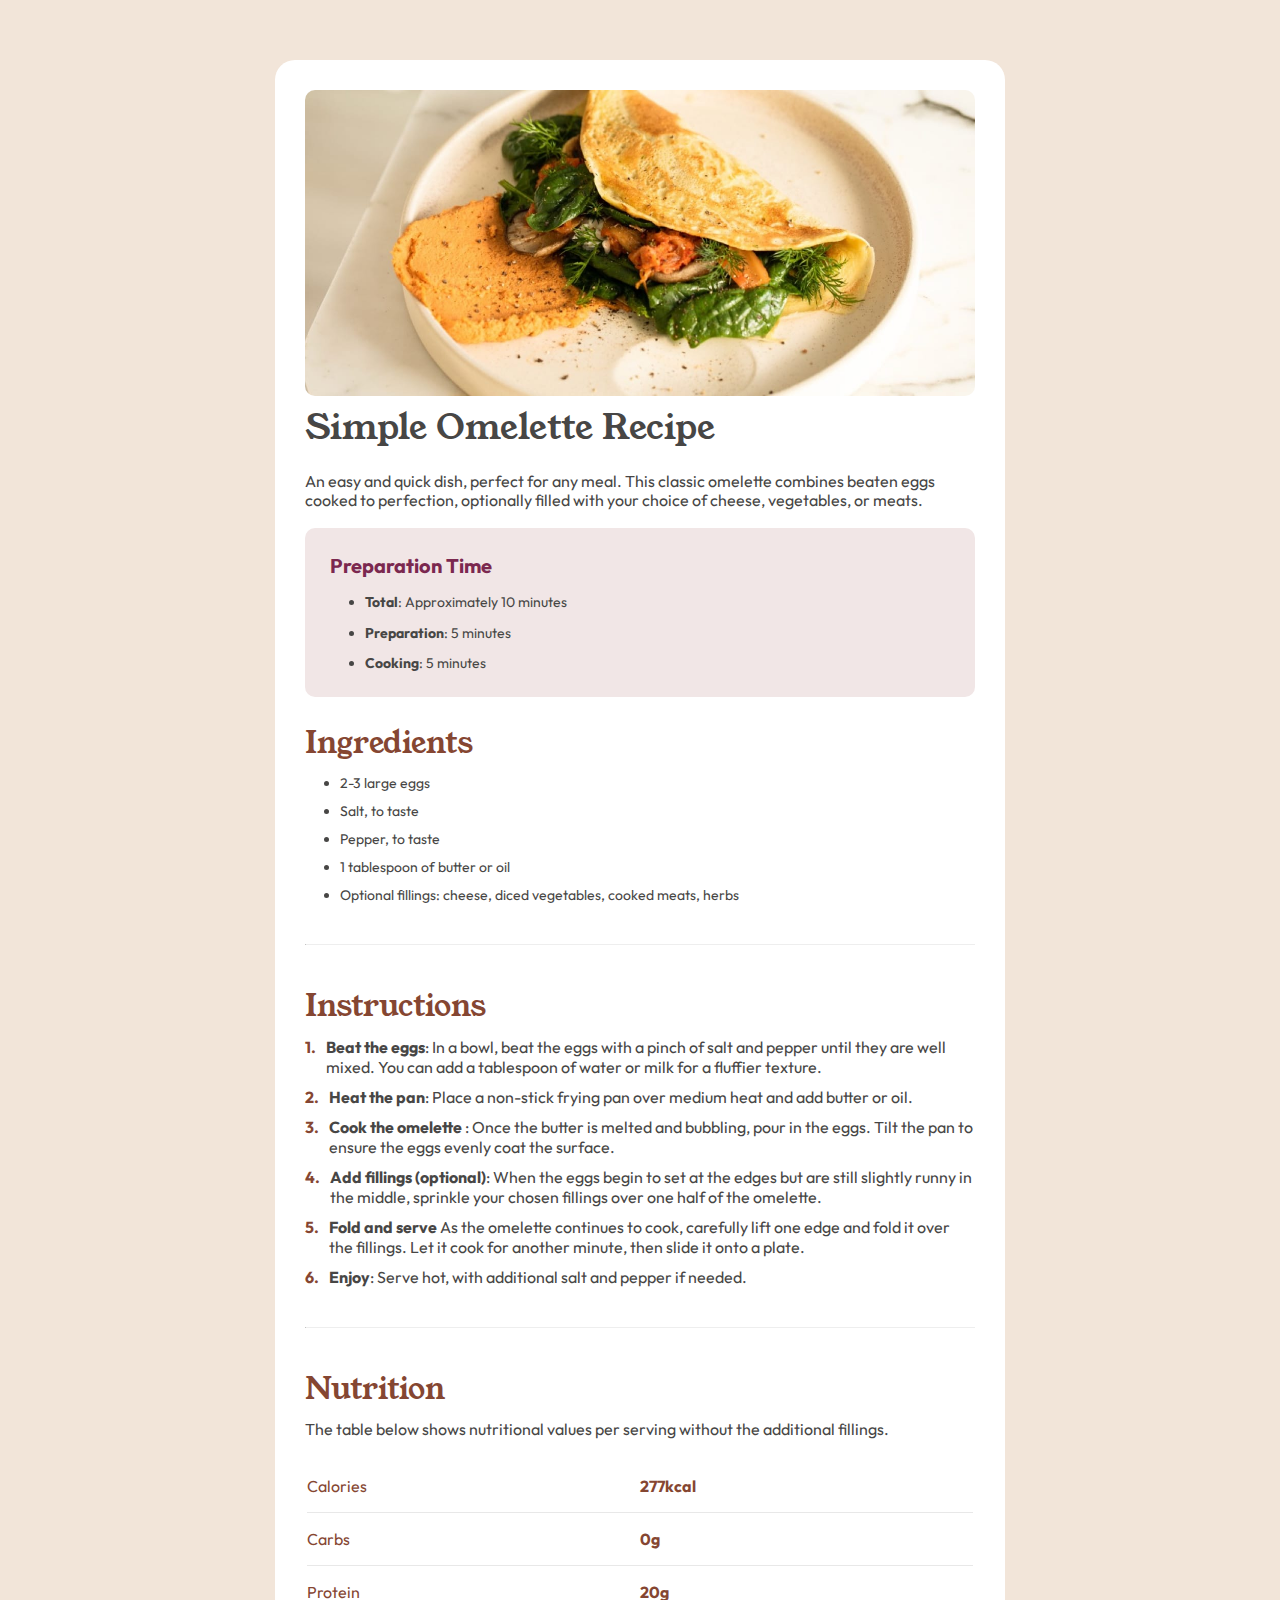
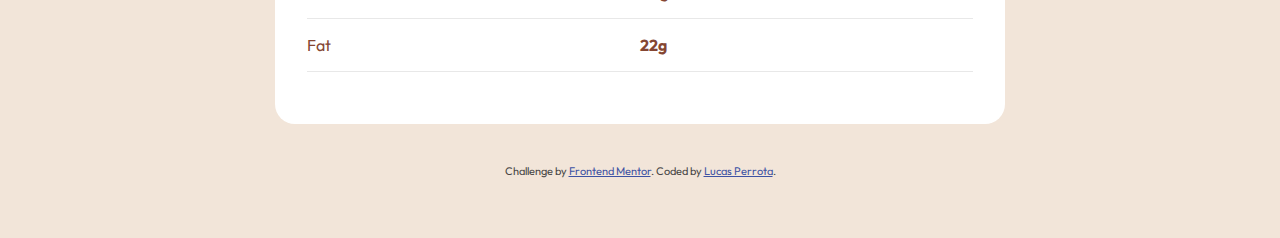
<file: 01-Recipe-Page-main/index.html>
<!DOCTYPE html>
<html lang="en">
<head>
  <meta charset="UTF-8">
  <meta name="viewport" content="width=device-width, initial-scale=1.0"> <!-- displays site properly based on user's device -->
  <link rel="stylesheet" href="style.css">
  <link rel="icon" type="image/png" sizes="32x32" href="./assets/images/favicon-32x32.png">
  
  <title>Frontend Mentor | Recipe page</title>

  <!-- Feel free to remove these styles or customise in your own stylesheet 👍 -->
  <style>
    .attribution { font-size: 11px; text-align: center; }
    .attribution a { color: hsl(228, 45%, 44%); }
  </style>
</head>
<body>
  <main class="container">
      <img src="./assets/images/image-omelette.jpeg" alt="" class="recipe__img">
      <article class="recipe">
        <header class="recipe__header">
          <h1 class="recipe__heading">Simple Omelette Recipe</h1>
          <p class="text">
            An easy and quick dish, perfect for any meal. This classic omelette combines beaten eggs cooked 
            to perfection, optionally filled with your choice of cheese, vegetables, or meats.
          </p>
        </header>
  
        <section class="preparation">
          <h2 class="preparation__heading">
            Preparation Time
          </h2>
          <ul class="preparation__list">
            <li class="preparation__item"><strong>Total</strong>: Approximately 10 minutes</li>
            <li class="preparation__item"><strong>Preparation</strong>: 5 minutes</li>
            <li class="preparation__item"><strong>Cooking</strong>: 5 minutes</li>
          </ul>
        </section>
  
        <section class="ingredients">
          <h2 class="secondary__heading">Ingredients</h2>
          <ul class="ingredients__list">
            <li class="ingredients__item">2-3 large eggs</li>
            <li class="ingredients__item">Salt, to taste</li>
            <li class="ingredients__item">Pepper, to taste</li>
            <li class="ingredients__item">1 tablespoon of butter or oil</li>
            <li class="ingredients__item">Optional fillings: cheese, diced vegetables, cooked meats, herbs</li>
          </ul>
        </section>
  
        <hr class="line">
  
        <section class="instructions">
          <h2 class="secondary__heading">Instructions</h2>
          <ul class="instructions__list">
            <li class="instructions__item">
              <span class="instructions__number">1.</span>
              <p class="instructions__text">
                <strong>Beat the eggs</strong>: In a bowl, beat the eggs with a pinch of salt and pepper until they are well mixed. You can add a tablespoon of water or milk for a fluffier texture.
              </p>
            </li>
            <li class="instructions__item">
              <span class="instructions__number">2.</span>
              <p class="instructions__text">
                <strong>Heat the pan</strong>: Place a non-stick frying pan over medium heat and add butter or oil.
              </p>
            </li>
            <li class="instructions__item">
              <span class="instructions__number">3.</span>
              <p class="instructions__text">
                <strong> Cook the omelette </strong>: Once the butter is melted and bubbling, pour in the eggs. Tilt the pan to ensure the eggs evenly coat the surface.
              </p>  
            </li> 
            <li class="instructions__item">
              <span class="instructions__number">4.</span>
              <p class="instructions__text">
                <strong> Add fillings (optional)</strong>: When the eggs begin to set at the edges but are still slightly runny in the middle, sprinkle your chosen fillings over one half of the omelette.
              </p>
            </li>
            <li class="instructions__item">
              <span class="instructions__number">5.</span>
              <p class="instructions__text">
                <strong>Fold and serve</strong> As the omelette continues to cook, carefully lift one edge and fold it over the fillings. Let it cook for another minute, then slide it onto a plate.
              </p>
            </li>
            <li class="instructions__item">
              <span class="instructions__number">6.</span>
              <p class="instructions__text">
                <strong> Enjoy</strong>: Serve hot, with additional salt and pepper if needed.
              </p>
            </li>
          </ul>
        </section>
  
        <hr class="line">
  
        <section class="nutrition">
          <h2 class="secondary__heading">Nutrition</h2>
          <p class="text">
            The table below shows nutritional values per serving without the additional fillings.
          </p>
          <table class="nutrition__table">
            <tr class="nutrition__row">
              <td class="nutrition__data">Calories</td>
              <td class="nutrition__data"><strong>277kcal</strong></td>
            </tr>
  
            <tr class="nutrition__row">
              <td class="nutrition__data">Carbs</td>
              <td class="nutrition__data"><strong>0g</strong></td>
            </tr>
  
            <tr class="nutrition__row">
              <td class="nutrition__data">Protein</td>
              <td class="nutrition__data"><strong>20g</strong></td>
            </tr>
  
            <tr class="nutrition__row">
              <td class="nutrition__data">Fat</td>
              <td class="nutrition__data"><strong>22g</strong></td>
            </tr>
          </table>
        </section>
      </article>
  </main>
  <div class="attribution">
    Challenge by <a href="https://www.frontendmentor.io?ref=challenge" target="_blank">Frontend Mentor</a>. 
    Coded by <a href="#">Lucas Perrota</a>.
  </div>
</body>
</html>
</file>
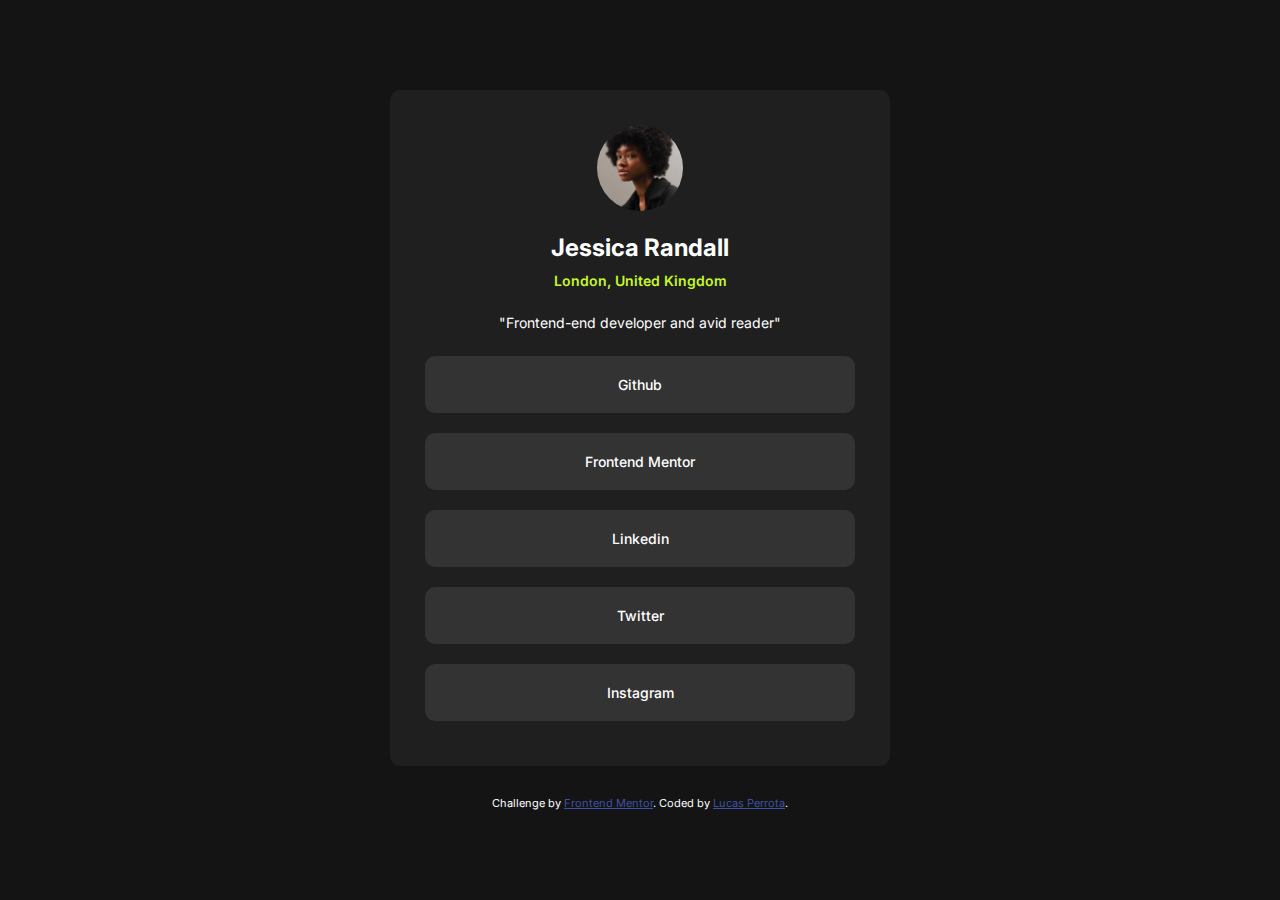
<file: 02-Social-Links-Profile-main/index.html>
<!DOCTYPE html>
<html lang="en">
<head>
  <meta charset="UTF-8">
  <meta name="viewport" content="width=device-width, initial-scale=1.0"> <!-- displays site properly based on user's device -->

  <link rel="icon" type="image/png" sizes="32x32" href="./assets/images/favicon-32x32.png">
  <link rel="stylesheet" href="style.css">
  <title>Frontend Mentor | Social links profile</title>

  <!-- Feel free to remove these styles or customise in your own stylesheet 👍 -->
  <style>
    .attribution { font-size: 11px; text-align: center; }
    .attribution a { color: hsl(228, 45%, 44%); }
  </style>
</head>
<body>
  <main class="container">
    <article class="social">
      <img src="./assets/images/avatar-jessica.jpeg" alt="" class="social__img">
      <h1 class="social__name">Jessica Randall</h1>
      <p class="social__location">London, United Kingdom</p>
      <p class="social__job">"Frontend-end developer and avid reader"</p>
      <ul class="social__list">
        <li class="social__item">
          <a href="#" class="social__link">
            Github
          </a>
        </li>
        <li class="social__item">
          <a href="#" class="social__link">
            Frontend Mentor
          </a>
        </li>
        <li class="social__item">
          <a href="#" class="social__link">
            Linkedin
          </a>
        </li>
        <li class="social__item">
          <a href="#" class="social__link">
            Twitter
          </a>
        </li>
        <li class="social__item">
          <a href="#" class="social__link">
            Instagram
          </a>
        </li>
      </ul>
    </article>
  </main>
  
  <div class="attribution">
    Challenge by <a href="https://www.frontendmentor.io?ref=challenge" target="_blank">Frontend Mentor</a>. 
    Coded by <a href="#">Lucas Perrota</a>.
  </div>
</body>
</html>
</file>
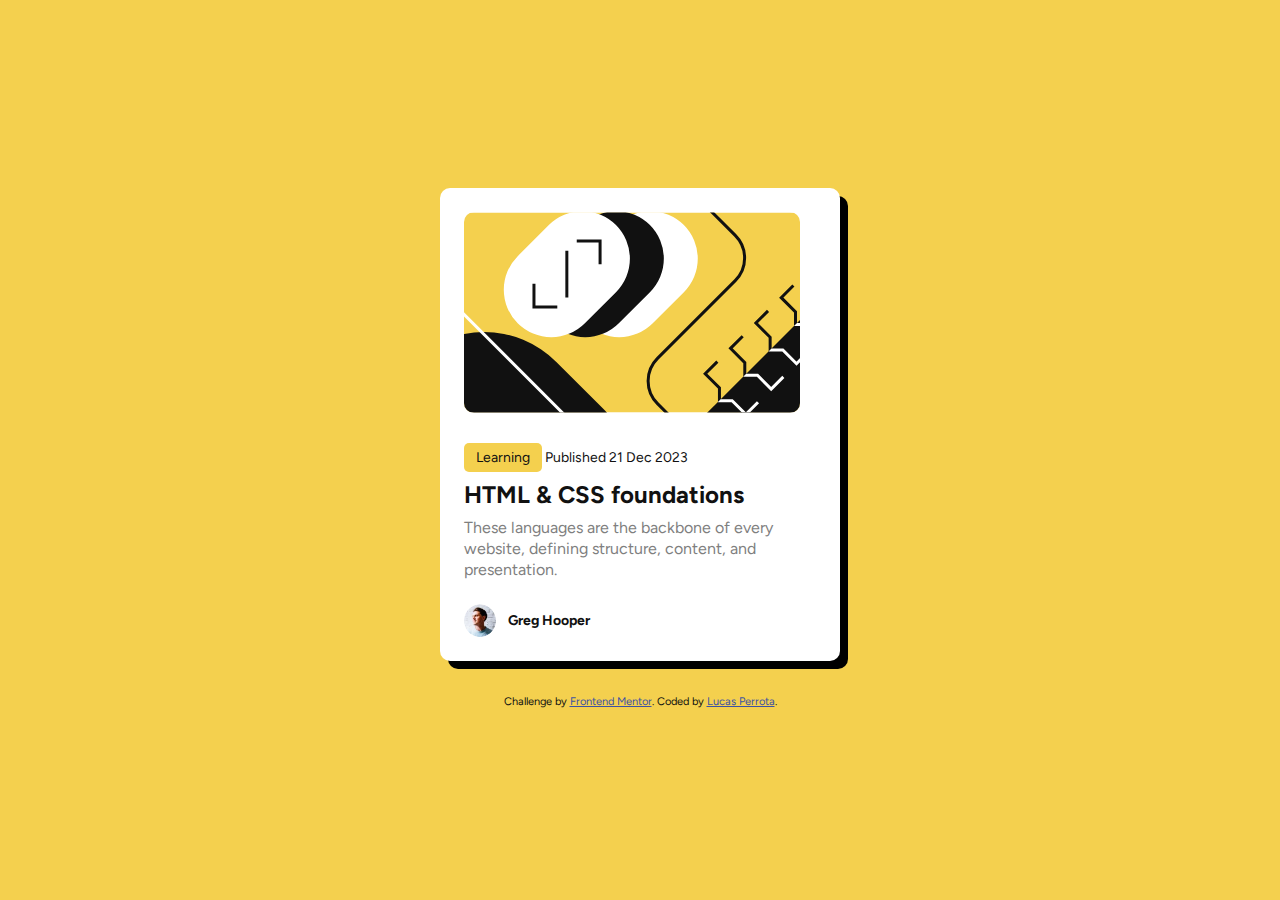
<file: 03-Blog-Preview-Card-main/index.html>
<!DOCTYPE html>
<html lang="en">
  <head>
    <meta charset="UTF-8" />
    <meta name="viewport" content="width=device-width, initial-scale=1.0" />
    <!-- displays site properly based on user's device -->

    <link rel="icon" type="image/png" sizes="32x32" href="./assets/images/favicon-32x32.png" />
    <link rel="stylesheet" href="style.css" />
    <title>Frontend Mentor | Blog preview card</title>

    <!-- Feel free to remove these styles or customise in your own stylesheet 👍 -->
    <style>
      .attribution {
        font-size: 11px;
        text-align: center;
      }
      .attribution a {
        color: hsl(228, 45%, 44%);
      }
    </style>
  </head>
  <body>
    <div class="container">
      <article class="card">
        <header class="card__header">
          <img src="./assets/images/illustration-article.svg" alt="" class="card__img" />
          <span class="card__tag">Learning</span>
          <time class="card__date" datetime="2023-12-21">Published 21 Dec 2023</time>
        </header>
        <section class="card__content">
          <h1 class="card__title">HTML & CSS foundations</h1>
          <p class="card__text">
            These languages are the backbone of every website, defining structure, content, and presentation.
          </p>
        </section>
        <footer class="card__footer">
          <div class="card__author">
            <img
              src="./assets/images/image-avatar.webp"
              alt="Picture of Greg Hopper author of the article HTML & CSS foundations"
              class="card__author-img"
            />
            <p class="card__author-name">Greg Hooper</p>
          </div>
        </footer>
      </article>
    </div>
    <div class="attribution">
      Challenge by <a href="https://www.frontendmentor.io?ref=challenge" target="_blank">Frontend Mentor</a>. Coded by
      <a href="#">Lucas Perrota</a>.
    </div>
  </body>
</html>
</file>
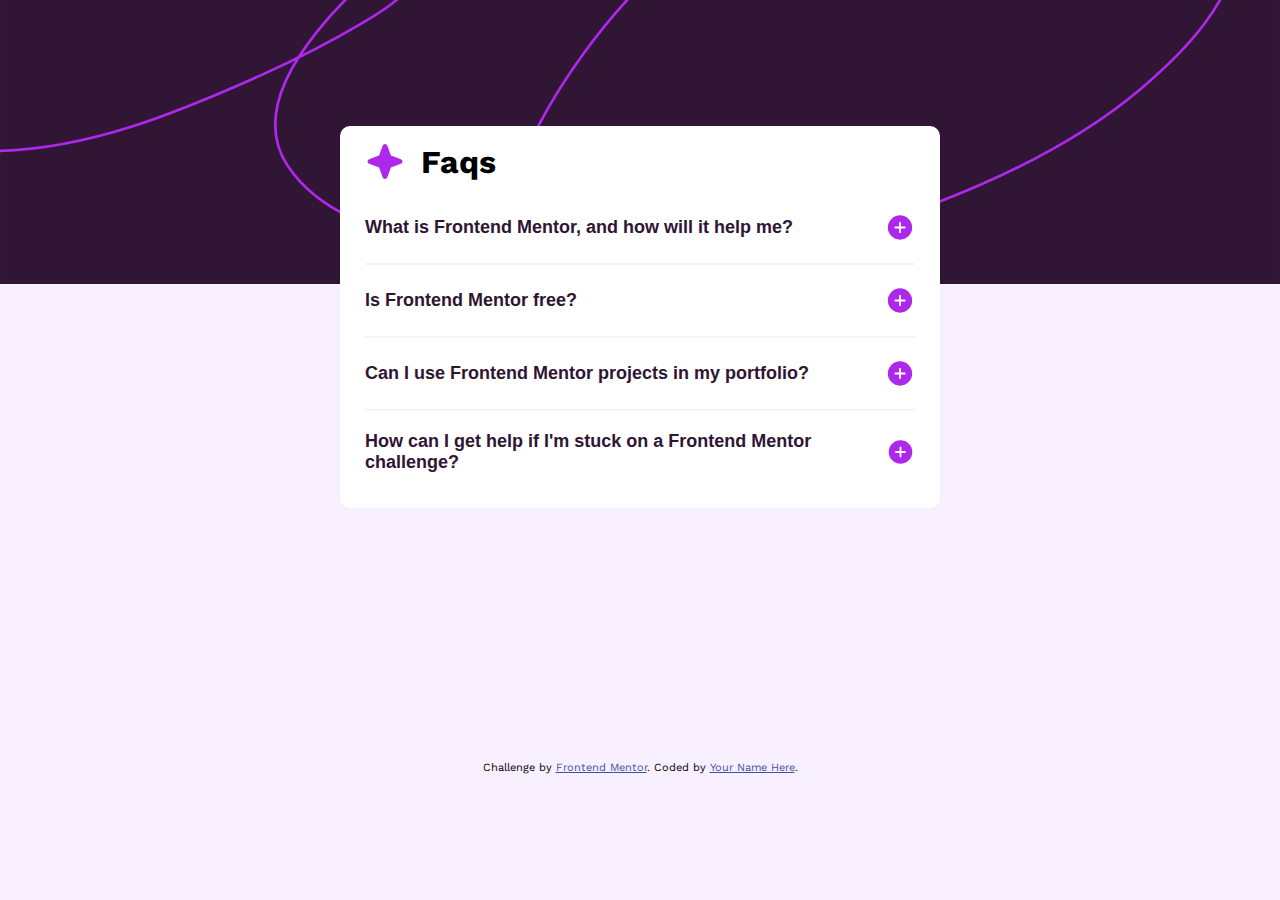
<file: 04-faq-accordion-main/index.html>
<!DOCTYPE html>
<html lang="en">
  <head>
    <meta charset="UTF-8" />
    <meta name="viewport" content="width=device-width, initial-scale=1.0" />
    <!-- displays site properly based on user's device -->

    <link rel="icon" type="image/png" sizes="32x32" href="./assets/images/favicon-32x32.png" />

    <title>Frontend Mentor | FAQ accordion</title>
    <link rel="stylesheet" href="style.css" />
    <!-- Feel free to remove these styles or customise in your own stylesheet 👍 -->
    <style>
      .attribution {
        font-size: 11px;
        text-align: center;
      }
      .attribution a {
        color: hsl(228, 45%, 44%);
      }
    </style>
  </head>
  <body>
    <main>
      <article class="container">
        <div class="accordion__header">
          <img src="./assets/images/icon-star.svg" alt="" class="accordion__icon" />
          <h1 class="accordion__title">Faqs</h1>
        </div>
        <div class="accordions">
          <div class="accordion">
            <button id="accordion-btn" class="accordion__btn">
              What is Frontend Mentor, and how will it help me?
              <div class="icons">
                <img src="./assets/images/icon-plus.svg" alt="" class="btn__icon plus__icon" />
                <img src="./assets/images/icon-minus.svg" alt="" class="btn__icon minus__icon" />
              </div>
            </button>
            <div class="accordion__description">
              <p>
                Frontend Mentor offers realistic coding challenges to help developers improve their frontend coding skills
                with projects in HTML, CSS, and JavaScript. It's suitable for all levels and ideal for portfolio building.
              </p>
            </div>
          </div>

          <div class="accordion">
            <button id="accordion-btn"  class="accordion__btn">
              Is Frontend Mentor free?
              <div class="icons">
                <img src="./assets/images/icon-plus.svg" alt="" class="plus__icon" />
                <img src="./assets/images/icon-minus.svg" alt="" class="minus__icon" />
              </div>
            </button>
            <div class="accordion__description">
              <p>
                Yes, Frontend Mentor offers both free and premium coding challenges, with the free option providing access to a range of projects suitable for all skill levels.
              </p>
            </div>
          </div>

          <div class="accordion">
            <button id="accordion-btn" class="accordion__btn">
              Can I use Frontend Mentor projects in my portfolio?
              <div class="icons">
                <img src="./assets/images/icon-plus.svg" alt="" class="plus__icon" />
                <img src="./assets/images/icon-minus.svg" alt="" class="minus__icon" />
              </div>
            </button>
            <div class="accordion__description">
              <p>
                Yes, you can use projects completed on Frontend Mentor in your portfolio. It's an excellent way to showcase your skills to potential employers!
              </p>
            </div>
          </div>

          <div class="accordion">
            <button id="accordion-btn" class="accordion__btn">
              How can I get help if I'm stuck on a Frontend Mentor challenge?
              <div class="icons">
                <img src="./assets/images/icon-plus.svg" alt="" class="plus__icon" />
                <img src="./assets/images/icon-minus.svg" alt="" class="minus__icon" />
              </div>
            </button>
            <div class="accordion__description">
              <p>
                The best place to get help is inside Frontend Mentor's Discord community. There's a help channel where you can ask questions and seek support from other community members.
              </p>
            </div>
          </div>
        </div>
      </article>
    </main>
    <div class="attribution">
      Challenge by <a href="https://www.frontendmentor.io?ref=challenge" target="_blank">Frontend Mentor</a>. Coded by
      <a href="#">Your Name Here</a>.
    </div>
    <script defer src="script.js"></script>
  </body>
</html>
</file>
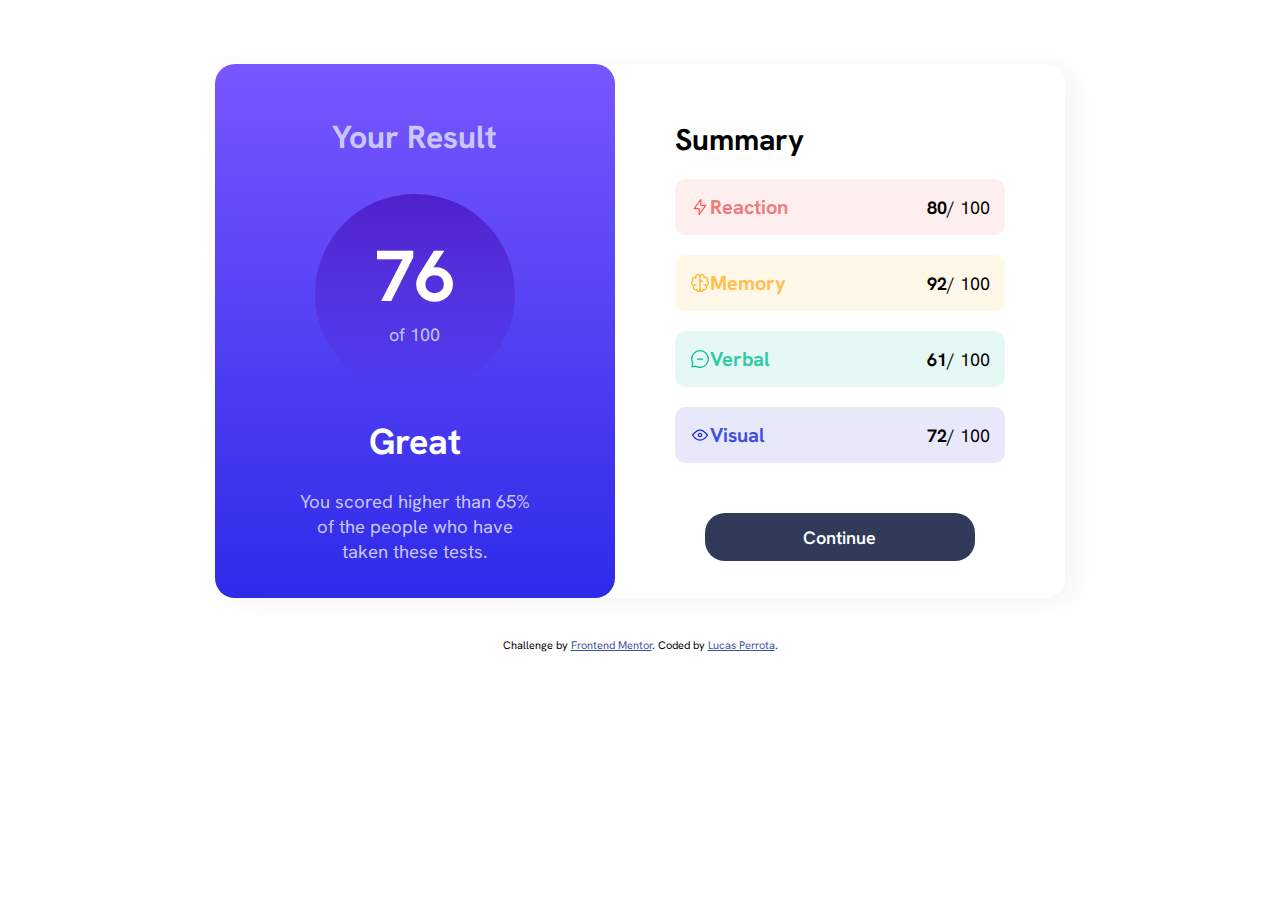
<file: 06-results-summary-component-main/index.html>
<!DOCTYPE html>
<html lang="en">
  <head>
    <meta charset="UTF-8" />
    <meta name="viewport" content="width=device-width, initial-scale=1.0" />
    <link rel="icon" type="image/png" sizes="32x32" href="./assets/images/favicon-32x32.png" />
    <link rel="stylesheet" href="style.css" />
    <title>Frontend Mentor | Results summary component</title>

    <style>
      .attribution {
        font-size: 11px;
        text-align: center;
      }
      .attribution a {
        color: hsl(228, 45%, 44%);
      }
    </style>
  </head>
  <body>
    <main class="container">
      <article class="summary__container">
        <section class="result">
          <h2 class="result__title">Your Result</h2>
          <div class="result__score">
            <p>
              <strong>76</strong> <br />
              of 100
            </p>
          </div>
          <strong class="result__message">Great</strong>
          <p class="result__text">You scored higher than 65% of the people who have taken these tests.</p>
        </section>
        <section class="summary">
          <h2 class="summary__title">Summary</h2>
          <div class="tests">
            <div class="test__results reaction">
              <div class="test__left">
                <img src="./assets/images/icon-reaction.svg" alt="" class="test__icon" />
                <h3 class="test__title test__title-reaction">Reaction</h3>
              </div>
              <div class="test__right">
                <p class="test__core"><strong>80</strong>/ 100</p>
              </div>
            </div>
  
            <div class="test__results memory">
              <div class="test__left">
                <img src="./assets/images/icon-memory.svg" alt="" class="test__icon" />
                <h3 class="test__title test__title-memory">Memory</h3>
              </div>
              <div class="test__right">
                <p class="test__core"><strong>92</strong>/ 100</p>
              </div>
            </div>
  
            <div class="test__results verbal">
              <div class="test__left">
                <img src="./assets/images/icon-verbal.svg" alt="" class="test__icon" />
                <h3 class="test__title test__title-verbal">Verbal</h3>
              </div>
              <div class="test__right">
                <p class="test__core"><strong>61</strong>/ 100</p>
              </div>
            </div>
  
            <div class="test__results visual">
              <div class="test__left">
                <img src="./assets/images/icon-visual.svg" alt="" class="test__icon" />
                <h3 class="test__title test__title-visual">Visual</h3>
              </div>
              <div class="test__right">
                <p class="test__core"><strong>72</strong>/ 100</p>
              </div>
            </div>
          </div>
          <a href="#" class="btn">Continue</a>
        </section>
      </article>
    </main>
    <div class="attribution">
      Challenge by <a href="https://www.frontendmentor.io?ref=challenge" target="_blank">Frontend Mentor</a>. Coded by
      <a href="#">Lucas Perrota</a>.
    </div>
  </body>
</html>
</file>
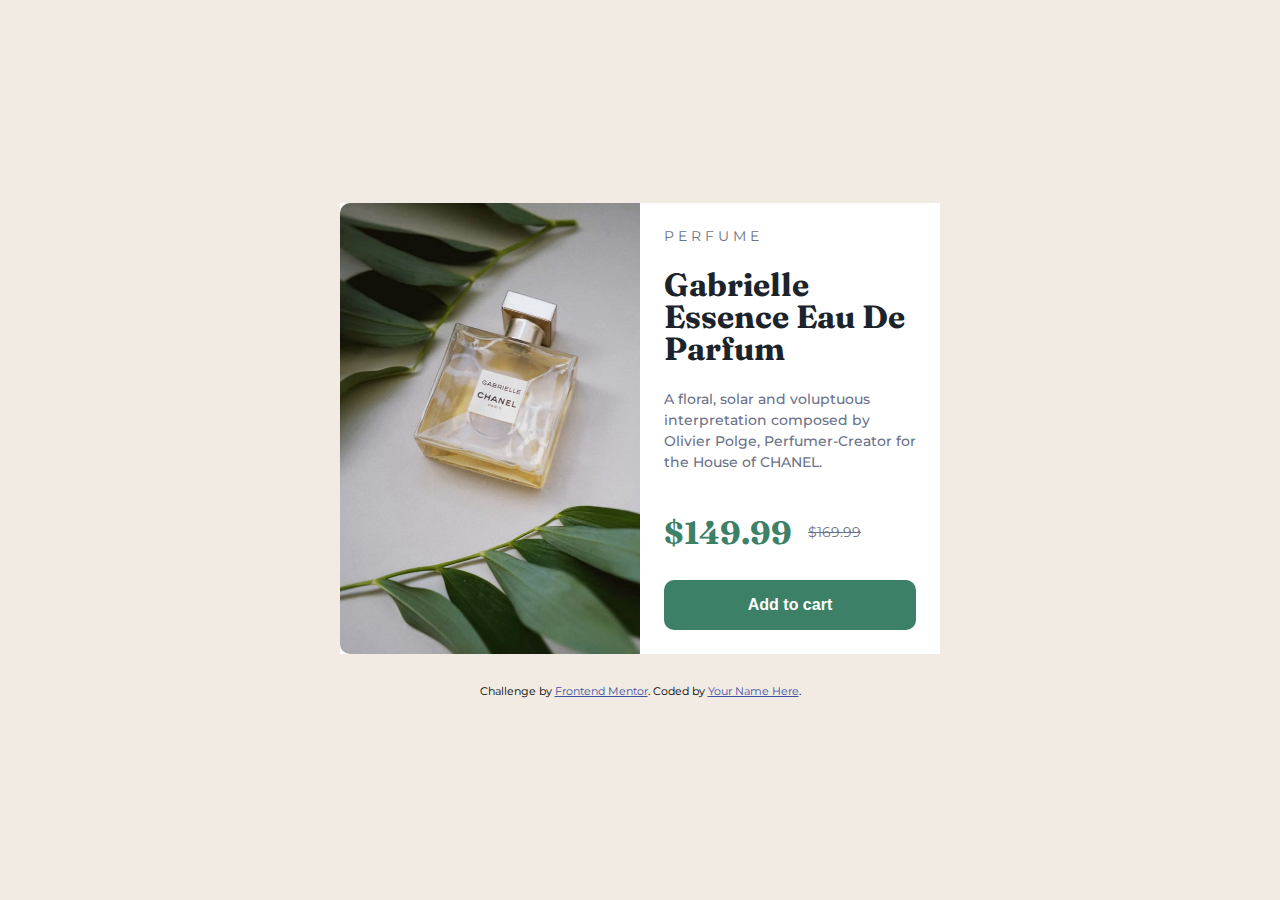
<file: 07-product-preview-card-component-main/index.html>
<!DOCTYPE html>
<html lang="en">
<head>
  <meta charset="UTF-8">
  <meta name="viewport" content="width=device-width, initial-scale=1.0"> 
  <link rel="icon" type="image/png" sizes="32x32" href="./images/favicon-32x32.png">
  <link rel="stylesheet" href="style.css">
  <title>Frontend Mentor | Product preview card component</title>
  <style>
    .attribution { font-size: 11px; text-align: center; }
    .attribution a { color: hsl(228, 45%, 44%); }
  </style>
</head>
<body>
  <main>
    <div class="container">
      <article class="card">
        <div class="card__image"></div>
        <div class="card__text-box">
          <h2 class="card__tag">Perfume</h2>
          <h1 class="card__title">
            Gabrielle Essence Eau De Parfum
          </h1>
          <p class="card__text">
            A floral, solar and voluptuous interpretation composed by Olivier Polge, Perfumer-Creator for the House of CHANEL.
          </p>
          <div class="card__price-box">
            <strong class="card__new-price">$149.99</strong> 
            <span class="card__old-price">$169.99</span>
          </div>
          <div class="card__btn-container">
            <img src="./images/icon-cart.svg" alt="" class="card__btn-icon">
            <button class="card__btn">Add to cart</button>
          </div>
        </div>
      </article>
    </div>
  </main>
  
  <div class="attribution">
    Challenge by <a href="https://www.frontendmentor.io?ref=challenge" target="_blank">Frontend Mentor</a>. 
    Coded by <a href="#">Your Name Here</a>.
  </div>
</body>
</html>
</file>
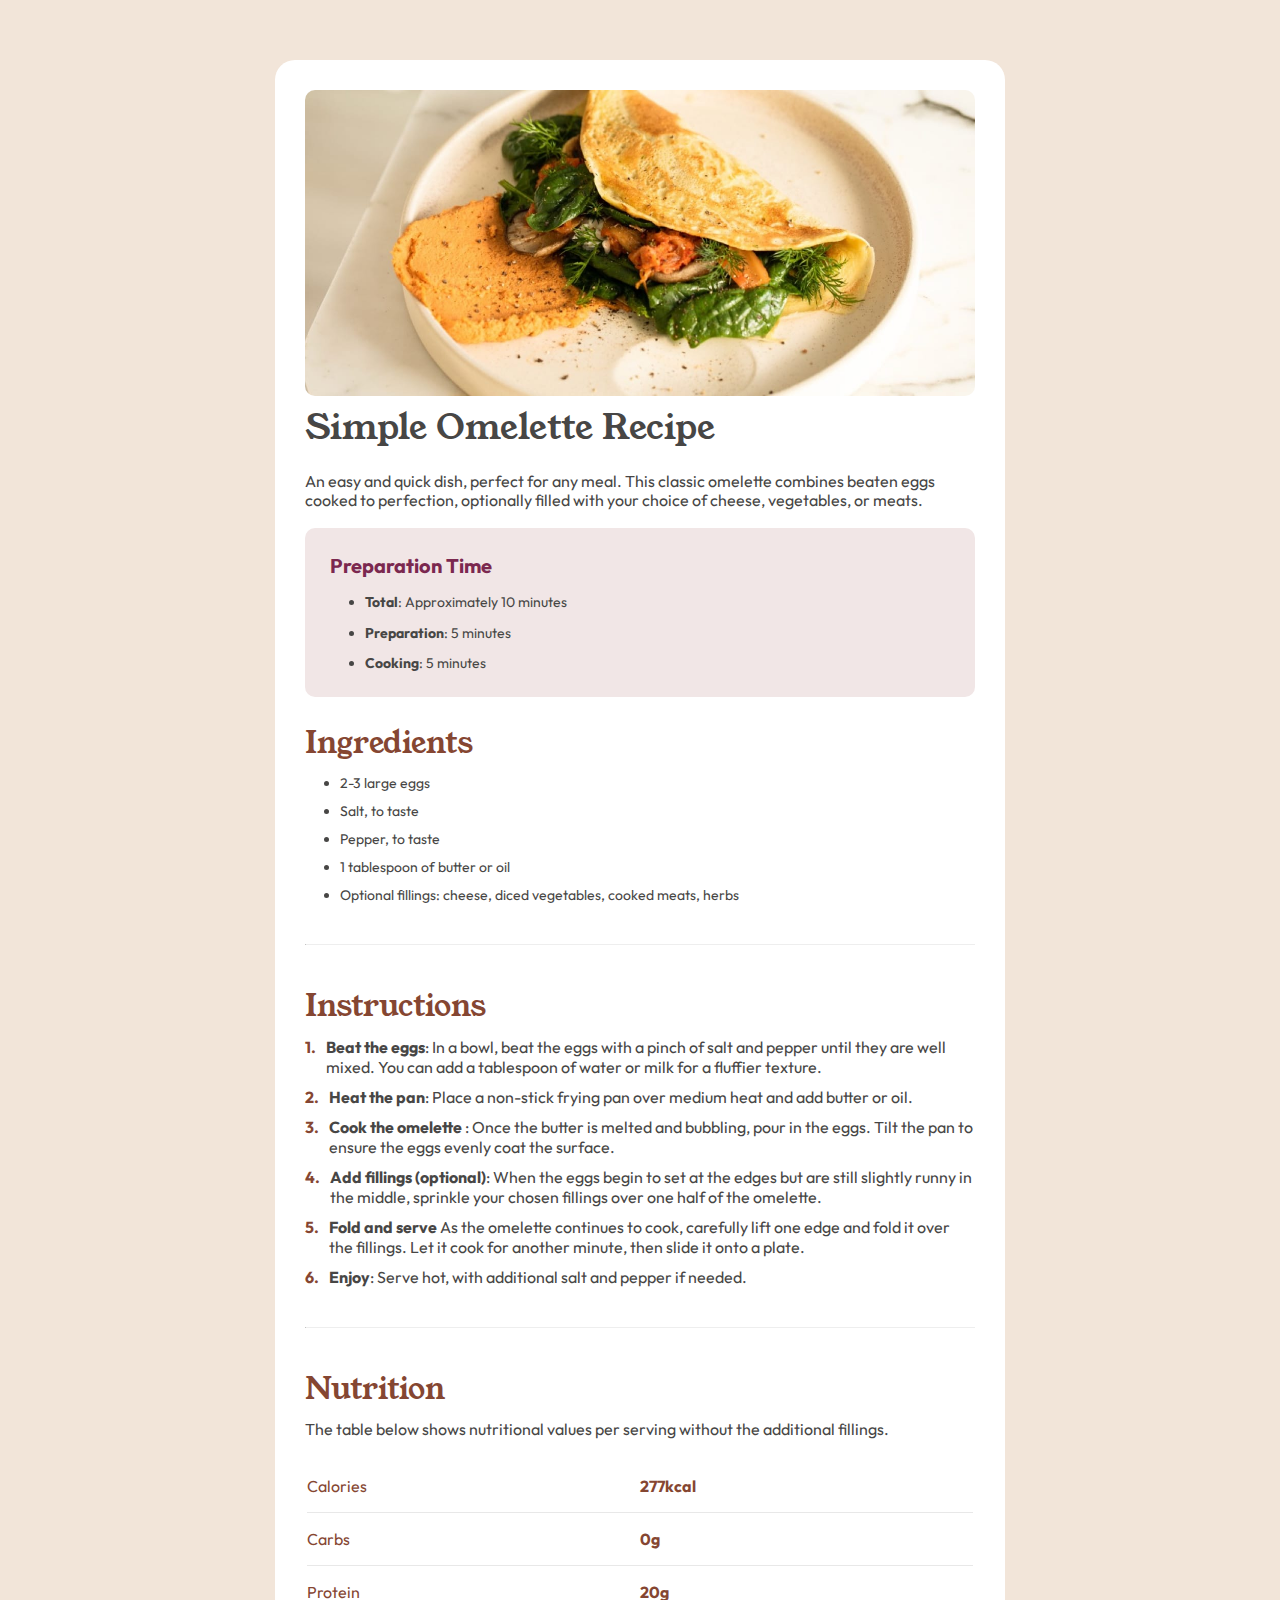
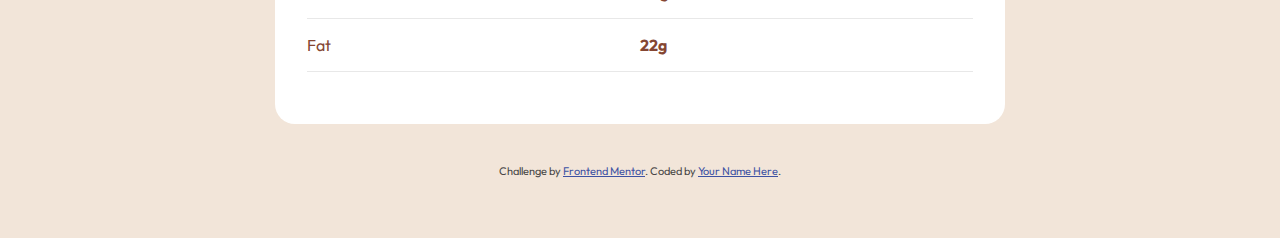
<file: Recipe-Page-main/index.html>
<!DOCTYPE html>
<html lang="en">
<head>
  <meta charset="UTF-8">
  <meta name="viewport" content="width=device-width, initial-scale=1.0"> <!-- displays site properly based on user's device -->
  <link rel="stylesheet" href="style.css">
  <link rel="icon" type="image/png" sizes="32x32" href="./assets/images/favicon-32x32.png">
  
  <title>Frontend Mentor | Recipe page</title>

  <!-- Feel free to remove these styles or customise in your own stylesheet 👍 -->
  <style>
    .attribution { font-size: 11px; text-align: center; }
    .attribution a { color: hsl(228, 45%, 44%); }
  </style>
</head>
<body>
  <main class="container">
      <img src="./assets/images/image-omelette.jpeg" alt="" class="recipe__img">
      <div class="recipe">
        <div class="recipe__header">
          <h1 class="recipe__heading">Simple Omelette Recipe</h1>
          <p class="text">
            An easy and quick dish, perfect for any meal. This classic omelette combines beaten eggs cooked 
            to perfection, optionally filled with your choice of cheese, vegetables, or meats.
          </p>
        </div>
  
        <section class="preparation">
          <h2 class="preparation__heading">
            Preparation Time
          </h2>
          <ul class="preparation__list">
            <li class="preparation__item"><strong>Total</strong>: Approximately 10 minutes</li>
            <li class="preparation__item"><strong>Preparation</strong>: 5 minutes</li>
            <li class="preparation__item"><strong>Cooking</strong>: 5 minutes</li>
          </ul>
        </section>
  
        <section class="ingredients">
          <h2 class="secondary__heading">Ingredients</h2>
          <ul class="ingredients__list">
            <li class="ingredients__item">2-3 large eggs</li>
            <li class="ingredients__item">Salt, to taste</li>
            <li class="ingredients__item">Pepper, to taste</li>
            <li class="ingredients__item">1 tablespoon of butter or oil</li>
            <li class="ingredients__item">Optional fillings: cheese, diced vegetables, cooked meats, herbs</li>
          </ul>
        </section>
  
        <hr class="line">
  
        <section class="instructions">
          <h2 class="secondary__heading">Instructions</h2>
          <ul class="instructions__list">
            <li class="instructions__item">
              <span class="instructions__number">1.</span>
              <p class="instructions__text">
                <strong>Beat the eggs</strong>: In a bowl, beat the eggs with a pinch of salt and pepper until they are well mixed. You can add a tablespoon of water or milk for a fluffier texture.
              </p>
            </li>
            <li class="instructions__item">
              <span class="instructions__number">2.</span>
              <p class="instructions__text">
                <strong>Heat the pan</strong>: Place a non-stick frying pan over medium heat and add butter or oil.
              </p>
            </li>
            <li class="instructions__item">
              <span class="instructions__number">3.</span>
              <p class="instructions__text">
                <strong> Cook the omelette </strong>: Once the butter is melted and bubbling, pour in the eggs. Tilt the pan to ensure the eggs evenly coat the surface.
              </p>  
            </li> 
            <li class="instructions__item">
              <span class="instructions__number">4.</span>
              <p class="instructions__text">
                <strong> Add fillings (optional)</strong>: When the eggs begin to set at the edges but are still slightly runny in the middle, sprinkle your chosen fillings over one half of the omelette.
              </p>
            </li>
            <li class="instructions__item">
              <span class="instructions__number">5.</span>
              <p class="instructions__text">
                <strong>Fold and serve</strong> As the omelette continues to cook, carefully lift one edge and fold it over the fillings. Let it cook for another minute, then slide it onto a plate.
              </p>
            </li>
            <li class="instructions__item">
              <span class="instructions__number">6.</span>
              <p class="instructions__text">
                <strong> Enjoy</strong>: Serve hot, with additional salt and pepper if needed.
              </p>
            </li>
          </ul>
        </section>
  
        <hr class="line">
  
        <section class="nutrition">
          <h2 class="secondary__heading">Nutrition</h2>
          <p class="text">
            The table below shows nutritional values per serving without the additional fillings.
          </p>
          <table class="nutrition__table">
            <tr class="nutrition__row">
              <td class="nutrition__data">Calories</td>
              <td class="nutrition__data"><strong>277kcal</strong></td>
            </tr>
  
            <tr class="nutrition__row">
              <td class="nutrition__data">Carbs</td>
              <td class="nutrition__data"><strong>0g</strong></td>
            </tr>
  
            <tr class="nutrition__row">
              <td class="nutrition__data">Protein</td>
              <td class="nutrition__data"><strong>20g</strong></td>
            </tr>
  
            <tr class="nutrition__row">
              <td class="nutrition__data">Fat</td>
              <td class="nutrition__data"><strong>22g</strong></td>
            </tr>
          </table>
        </section>
      </div>
  </main>
  <div class="attribution">
    Challenge by <a href="https://www.frontendmentor.io?ref=challenge" target="_blank">Frontend Mentor</a>. 
    Coded by <a href="#">Your Name Here</a>.
  </div>
</body>
</html>
</file>
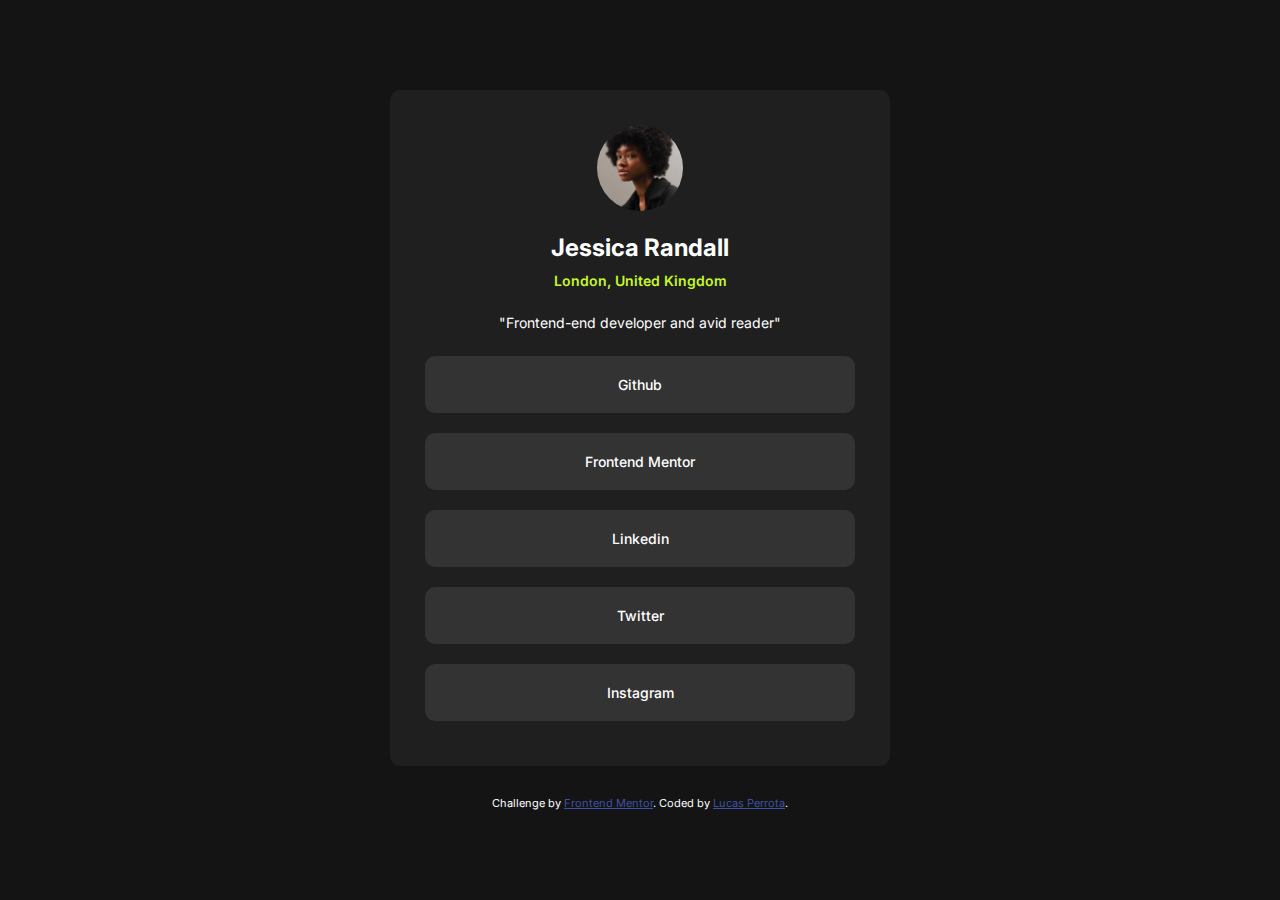
<file: Social-Links-Profile-main/index.html>
<!DOCTYPE html>
<html lang="en">
<head>
  <meta charset="UTF-8">
  <meta name="viewport" content="width=device-width, initial-scale=1.0"> <!-- displays site properly based on user's device -->

  <link rel="icon" type="image/png" sizes="32x32" href="./assets/images/favicon-32x32.png">
  <link rel="stylesheet" href="style.css">
  <title>Frontend Mentor | Social links profile</title>

  <!-- Feel free to remove these styles or customise in your own stylesheet 👍 -->
  <style>
    .attribution { font-size: 11px; text-align: center; }
    .attribution a { color: hsl(228, 45%, 44%); }
  </style>
</head>
<body>
  <main class="container">
    <div class="social">
      <img src="./assets/images/avatar-jessica.jpeg" alt="" class="social__img">
      <h1 class="social__name">Jessica Randall</h1>
      <p class="social__location">London, United Kingdom</p>
      <p class="social__job">"Frontend-end developer and avid reader"</p>
      <ul class="social__list">
        <li class="social__item">
          <a href="#" class="social__link">
            Github
          </a>
        </li>
        <li class="social__item">
          <a href="#" class="social__link">
            Frontend Mentor
          </a>
        </li>
        <li class="social__item">
          <a href="#" class="social__link">
            Linkedin
          </a>
        </li>
        <li class="social__item">
          <a href="#" class="social__link">
            Twitter
          </a>
        </li>
        <li class="social__item">
          <a href="#" class="social__link">
            Instagram
          </a>
        </li>
      </ul>
    </div>
  </main>
  
  <div class="attribution">
    Challenge by <a href="https://www.frontendmentor.io?ref=challenge" target="_blank">Frontend Mentor</a>. 
    Coded by <a href="#">Lucas Perrota</a>.
  </div>
</body>
</html>
</file>
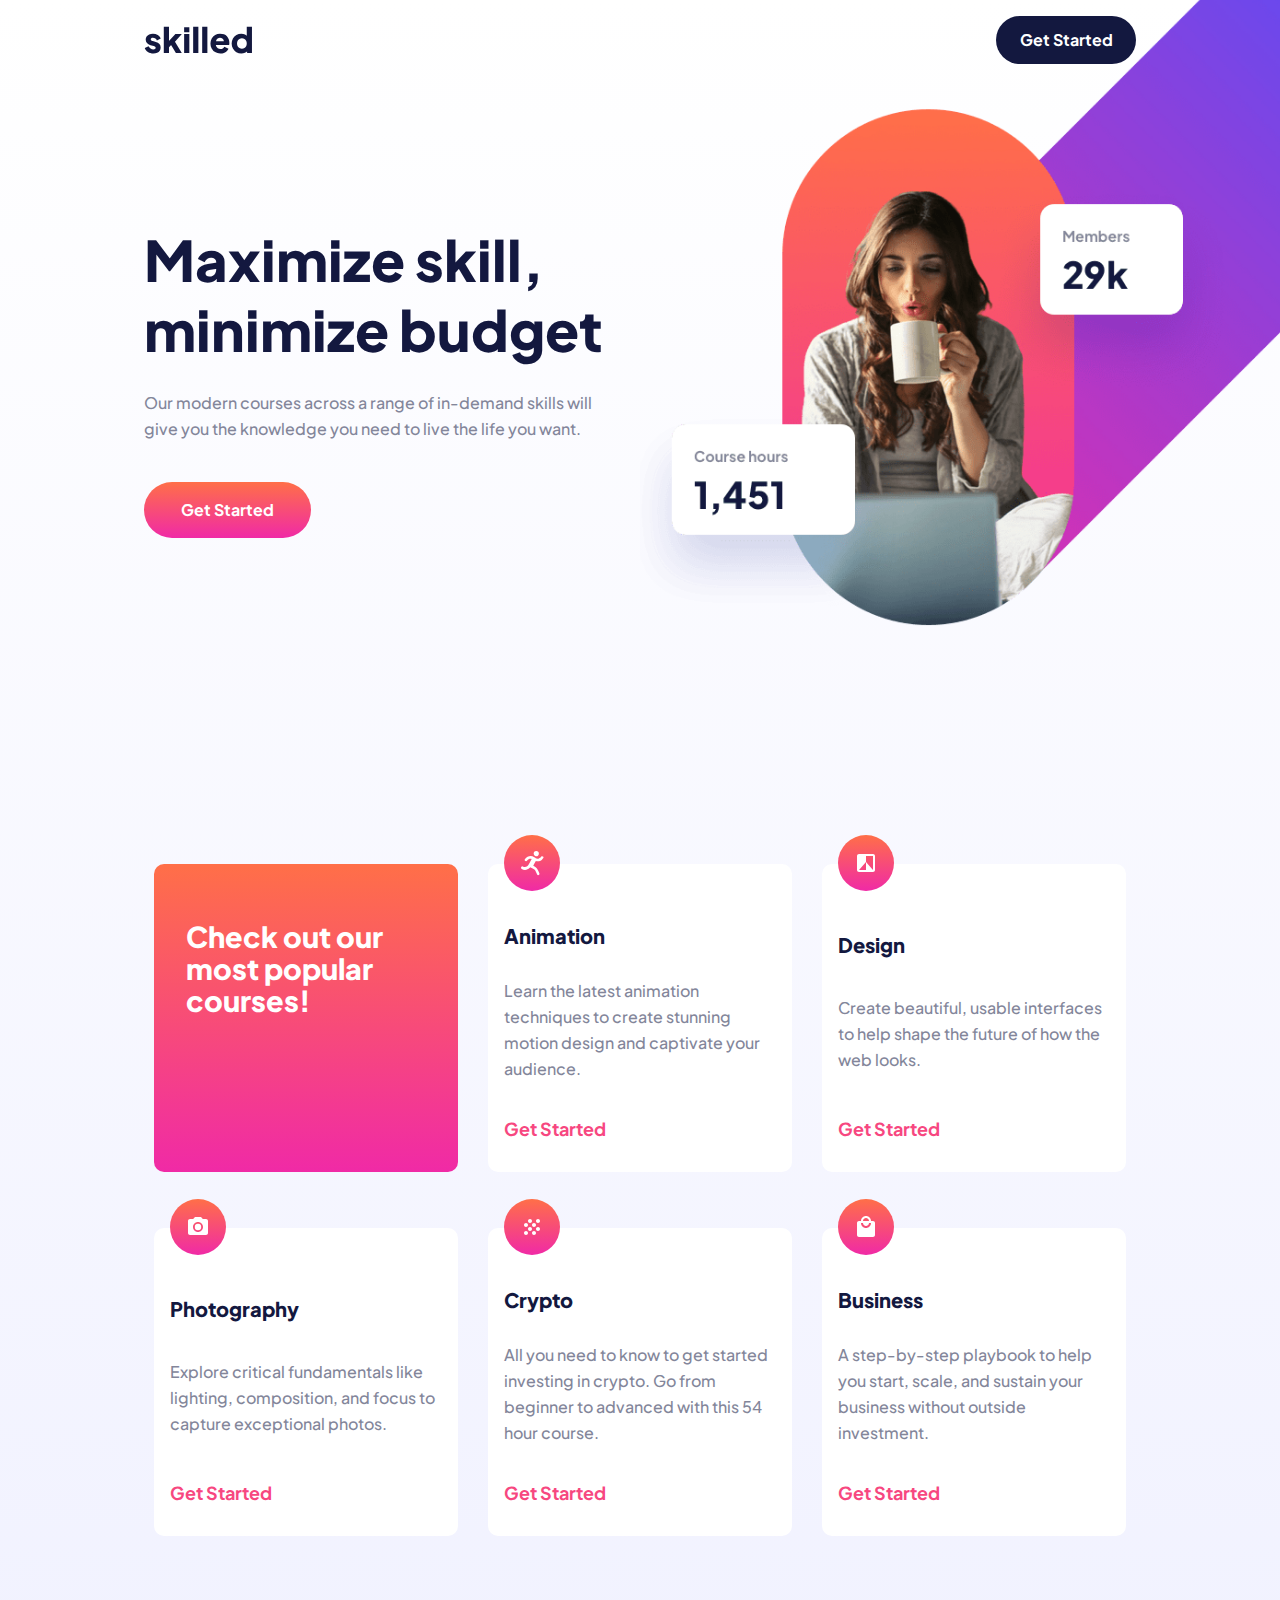
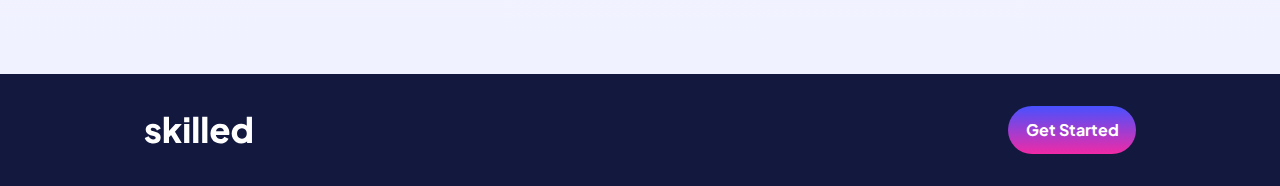
<file: 08-skilled-e-learning-landing-page-development/final/index.html>
<!DOCTYPE html>
<html lang="en">
  <head>
    <meta charset="UTF-8" />
    <meta name="viewport" content="width=device-width, initial-scale=1.0" />

    <link
      rel="icon"
      type="image/png"
      sizes="32x32"
      href="./assets/favicon-32x32.png"
    />

    <link rel="stylesheet" href="main.css" />

    <title>Skilled e-learning landing page</title>
  </head>
  <body>
    <div class="hero-image"></div>
    <div class="main-wrapper">
      <header class="header">
        <img class="logo" src="./assets/logo-dark.svg" alt="logo" />
        <a href="#" class="header-button">Get Started</a>
      </header>
      <main>
        <section class="intro">
          <div class="intro-text">
            <h1 class="intro-heading">Maximize skill, minimize budget</h1>
            <p class="intro-paragraph">
              Our modern courses across a range of in-demand skills will give
              you the knowledge you need to live the life you want.
            </p>
            <a href="#" class="intro-btn">Get Started</a>
          </div>
          <div class="intro-image"></div>
        </section>
        <div class="course-cards">
          <div class="intro-card">Check out our most popular courses!</div>
          <div class="course-card">
            <img
              class="course-card__logo"
              src="./assets/icon-animation.svg"
              alt="icon-animation"
            />
            <h2 class="course-card__heading">Animation</h2>
            <p class="course-card__description">
              Learn the latest animation techniques to create stunning motion
              design and captivate your audience.
            </p>
            <a href="#" class="course-card__link">Get Started</a>
          </div>
          <div class="course-card">
            <img
              class="course-card__logo"
              src="./assets/icon-design.svg"
              alt="icon-animation"
            />
            <h2 class="course-card__heading">Design</h2>
            <p class="course-card__description">
              Create beautiful, usable interfaces to help shape the future of
              how the web looks.
            </p>
            <a href="#" class="course-card__link">Get Started</a>
          </div>
          <div class="course-card">
            <img
              class="course-card__logo"
              src="./assets/icon-photography.svg"
              alt="icon-animation"
            />
            <h2 class="course-card__heading">Photography</h2>
            <p class="course-card__description">
              Explore critical fundamentals like lighting, composition, and
              focus to capture exceptional photos.
            </p>
            <a href="#" class="course-card__link">Get Started</a>
          </div>
          <div class="course-card">
            <img
              class="course-card__logo"
              src="./assets/icon-crypto.svg"
              alt="icon-animation"
            />
            <h2 class="course-card__heading">Crypto</h2>
            <p class="course-card__description">
              All you need to know to get started investing in crypto. Go from
              beginner to advanced with this 54 hour course.
            </p>
            <a href="#" class="course-card__link">Get Started</a>
          </div>
          <div class="course-card">
            <img
              class="course-card__logo"
              src="./assets/icon-business.svg"
              alt="icon-animation"
            />
            <h2 class="course-card__heading">Business</h2>
            <p class="course-card__description">
              A step-by-step playbook to help you start, scale, and sustain your
              business without outside investment.
            </p>
            <a href="#" class="course-card__link">Get Started</a>
          </div>
        </div>
      </main>
    </div>
    <footer class="footer">
      <div class="footer-wrapper">
        <img class="logo" src="./assets/logo-light.svg" alt="logo" />
        <a href="#" class="footer-button">Get Started</a>
      </div>
    </footer>
  </body>
</html>
</file>
<file: 01-Recipe-Page-main/style.css>
@import url('https://fonts.googleapis.com/css2?family=Outfit:wght@100..900&family=Young+Serif&display=swap');

/* ========== VARIABLES  ========== */
:root {
  --heading-font: 'Young Serif', sans-serif;
  --text-font: 'Outfit', sans-serif;
  --background-color: #F2E5D9;
  --recipe-background-color: #FFFFFF;
  --text-color: #474645;
  --prep-background-color: #F1E6E6;
  --border-color: #e8e8e8;

    /* Primary color */
    --nutmeg-color: hsl(14, 45%, 36%);
    --dark-Raspberry: hsl(332, 51%, 32%);
  
    /* Neutral color */
    --White-color: hsl(0, 0%, 100%);
    --Rose-White: hsl(330, 100%, 98%);
    --Eggshell-background-color: hsl(30, 54%, 90%);
    --Light-Grey: hsl(30, 18%, 87%);
    --Wenge-Brown: hsl(30, 10%, 34%);
    --Dark-Charcoal: hsl(24, 5%, 18%);
}

/* ========== GENERAL  ========== */
* {
  margin: 0;
  padding: 0;
  box-sizing: border-box;
}

html {
  font-size: 62.5%;
}

body {
  font-family: var(--text-font);
  padding-block: 6rem;
  padding-inline: 1rem;
  background-color: var(--background-color);
  color: var(--text-color);
}

.text {
  font-size: 1.6rem;
  line-height: 120%;
  margin-block-end: 1.8rem;
}

.line {
  margin-block: 4rem;
  border-top: var(--border-color);
}

.container {
  max-width: 73rem;
  margin: 0 auto 4rem;
  padding: 3rem;
  background-color: var(--recipe-background-color);
  border-radius: 2rem;
}

.secondary__heading {
  font-family: var(--heading-font);
  font-size: 3rem;
  font-weight: 500;
  margin-block-end: 1rem;
  color: var(--nutmeg-color);
}

/* ========== RECIPE ========== */
.recipe__img {
  width: 100%;
  border-radius: 1rem;
}

.recipe__heading {
  font-family: var(--heading-font);
  font-size: 3.5rem;
  font-weight: 500;
  margin-block: .25rem 2rem;
}

/* ========== PREPARATION ========== */
.preparation {
  margin-block-end: 2.5rem;
  padding: 2.5rem;
  background-color: var(--prep-background-color);
  border-radius: 1rem;
}

.preparation__heading {
  font-size: 2rem;
  padding-block-end: 1.5rem;
  color: var(--dark-Raspberry);
}

.preparation__list {
  margin-inline-start: 3.5rem;
}

.preparation__item {
  font-size: 1.4rem;
  margin-block-end: 1.25rem;
}

.preparation__item:last-child {
  margin-block-end: 0;
}

/* ========== INGREDIENTS ========== */
.ingredients__list {
  margin-inline-start: 3.5rem;
}

.ingredients__item {
  font-size: 1.4rem;
  margin-block-end: 1rem;
}

/* ========== INSTRUCTIONS ========== */
.instructions__list {
  list-style-type: none;
}

.instructions__item {
  display: flex;
  gap: 1rem;
  font-size: 1.6rem;
  margin-block-end: 1rem;
}

.instructions__number {
  font-weight: 700;
  color: var(--nutmeg-color);
}

/* ========== NUTRITION ========== */
.nutrition {
  margin-block-end: 2rem;
}

.nutrition__text {
  font-size: 1.6rem;
}

.nutrition__table {
  width: 100%;
}

.nutrition__row {
  display: flex;
}

.nutrition__data {
  width: 50%;
  font-size: 1.6rem;
  padding-block: 1.6rem;
  border-bottom: 1px solid var(--border-color);
  color: var(--nutmeg-color);
}

/* ========== MEDIA QUERIES ========== */
@media only screen and (max-width: 700px) {
  body {
    padding: 0;
  }

  .container {
    max-width: 40rem;
    padding: 0;
  }

  .recipe {
    padding: 3rem;
  }
  
  .recipe__img {
    border-radius: 0;
  }
}
</file>
<file: 02-Social-Links-Profile-main/style.css>
@import url('https://fonts.googleapis.com/css2?family=Inter:wght@100..900&display=swap');

:root {
  --green: hsl(75, 94%, 57%);
  --white: hsl(0, 0%, 100%);
  --grey: hsl(0, 0%, 20%);
  --dark-grey: hsl(0, 0%, 12%);
  --off-black: hsl(0, 0%, 8%);
}

* {
  margin: 0;
  padding: 0;
  box-sizing: border-box;
  list-style-type: none;
}

html {
  font-size: 62.5%;
}

body {
  font-family: 'Inter', sans-serif;
  height: 100vh;
  display: flex;
  flex-direction: column;
  align-items: center;
  justify-content: center;
  background-color: var(--off-black);
  color: var(--white);
}

.container {
  width: 50rem;
  text-align: center;
  margin: 0 auto 3rem;
  padding: 2.5rem 3.5rem 4rem;
  background-color: var(--dark-grey);
  border-radius: 1rem;
}

.social__img {  
  width: 8.6rem;
  margin-block: 1rem 2rem;
  border-radius: 50%;
}

.social__name {
  font-size: 2.4rem;
  margin-block-end: 1rem;
}

.social__location {
  font-size: 1.4rem;
  font-weight: 600;
  margin-block-end: 2.5rem;
  color: var(--green);
}

.social__job {
  font-size: 1.4rem;
  margin-block-end: 2.5rem;
}

.social__list {
  display: flex;
  flex-direction: column;
  gap: 1.5rem;
}

.social__item {
  margin-block-end: .5rem;
  padding-block: 2rem;
  background-color: var(--grey);
  border-radius: 1rem;
  transition: .4s;
}

.social__item:hover{
  background-color: var(--white);
  transform: translateY(-5px);
}

.social__item:hover .social__link {
  color: var(--dark-grey);
}

.social__link {
  font-size: 1.4rem;
  font-weight: 500;
  text-decoration: none;
  color: var(--white);
}

@media only screen and (max-width: 700px) {
  .container {
    width: 40rem;
  }
}
</file>
<file: 03-Blog-Preview-Card-main/style.css>
@import url('https://fonts.googleapis.com/css2?family=Figtree:ital,wght@0,300..900;1,300..900&display=swap');

:root {
  --yellow: #F4D04E;
  --white: #ffffff;
  --black: #111111;
  --grey: #7F7F7F;
  --shadow: .8rem .8rem 0 rgba(0,0,0,100%);
}

* {
  margin: 0;
  padding: 0;
  box-sizing: border-box;
}

html {
  font-size: 62.5%;
}

body {
  font-family: 'Figtree', sans-serif;
  height: 100vh;
  display: flex;
  flex-direction: column;
  align-items: center;
  justify-content: center;
  font-size: 14px;
  line-height: 150%;
  background-color: var(--yellow);
  color: var(--black);
}

.container {
  width: 40rem;
  margin-block-end: 3rem;
  padding: 2.4rem;
  background-color: var(--white);
  border-radius: 1rem;
  box-shadow: var(--shadow);
}

.card__img {
  margin-block-end: 2.4rem;
  border-radius: 1rem;
}

.card__tag, .card__date, .card__title {
  margin-block-end: 1.2rem;
}

.card__tag {
  display: inline-block;
  padding: .4rem 1.2rem;
  background-color: var(--yellow);
  border-radius: .5rem;
}

.card__title {
  font-size: 2.4rem;
}

.card__text {
  font-size: 1.6rem;
  margin-block-end: 2.4rem;
  color: var(--grey);
}

.card__author {
  display: flex;
  align-items: center;
  gap: 1.2rem;
}

.card__author-img {
  width: 3.2rem;
  border-radius: 50%;
}

.card__author-name {
  font-weight: 700;
}
</file>
<file: 04-faq-accordion-main/style.css>
@import url('https://fonts.googleapis.com/css2?family=Work+Sans:ital,wght@0,100..900;1,100..900&display=swap');

:root {
  --white: hsl(0, 0%, 100%);
  --light-pink: hsl(275, 100%, 97%);
  --grayish-purple: hsl(292, 16%, 49%);
  --dark-purple: hsl(292, 42%, 14%);
}

* {
  margin: 0;
  padding: 0;
  box-sizing: border-box;
  list-style-type: none;
}

html {
  font-size: 62.5%;
}

body {
  min-height: 100vh;
  display: grid;
  flex-direction: column;
  place-items: center;
  font-family: 'Work Sans', sans-serif;
  background-image: url('./assets/images/background-pattern-desktop.svg');
  background-color: var(--light-pink);
  background-size: 100%;
  background-repeat: no-repeat;
}

img,svg {
  max-width: 100%;
  display: block;
}

.container {
  width: 60rem;
  padding: 1.5rem 2.5rem;
  background-color: white;
  border-radius: 1rem;
}

.accordion__header {
  display: flex;
  align-items: center;
  gap: 1.6rem;
  margin-block-end: 1rem;
}

.accordions .accordion:not(:last-child) {
  border-bottom: 2px solid var(--light-pink);
}

.accordion {
  padding: 1rem 0;
}

.accordion__title {
  font-size: 3.2rem;
  font-weight: 700;
}

.accordion__btn {
  width: 100%;
  display: flex;
  align-items: center;
  justify-content: space-between;
  font-size: 1.8rem;
  font-weight: 600;
  text-align: left;
  padding: 1rem 0;
  background-color: transparent;
  color: var(--dark-purple);
  border: none;
  cursor: pointer;
}

.accordion__description {
  max-height: 0;
  background-color: var(--white);
  overflow: hidden;
  transition: max-height .4s ease-in-out;
}

.accordion__description p {
  font-size: 1.6rem;
  line-height: 120%;
  padding-block: 1.5rem;
  color: var(--grayish-purple);
}

.icons {
  max-width: 3rem;
}

.minus__icon {
  display: none;
}

@media only screen and (max-width: 600px) {
  body {
    background-image: url('./assets/images/background-pattern-mobile.svg');
  }
}
</file>
<file: 06-results-summary-component-main/style.css>
@import url('https://fonts.googleapis.com/css2?family=Hanken+Grotesk:ital,wght@0,100..900;1,100..900&display=swap');

/* ========== VARIABLES ========== */
:root {
  --light-red: hsla(0, 100%, 67%, 0.1);
  --orangey-yellow: hsla(39, 100%, 56%, 0.1);
  --green-teal: hsla(166, 100%, 37%, 0.1);
  --cobalt-blue: hsla(234, 85%, 45%, 0.1);
  --text-red: hsla(0, 75%, 64%, 0.8);
  --text-yellow: hsla(39, 100%, 56%, 0.8);
  --text-green: hsla(166, 100%, 37%, 0.8);
  --text-blue: hsla(234, 85%, 45%, 0.8);

  --light-late-blue: hsl(252, 100%, 67%);
  --light-royal-blue: hsl(241, 81%, 54%);
  --violet-blue: hsla(256, 72%, 46%, 1);
  --Persian-blue: hsla(241, 72%, 46%, 0);
  --white: hsl(0, 0%, 100%);
  --pale-blue: hsl(221, 100%, 96%);
  --light-lavender: hsl(241, 100%, 89%);
  --dark-gray-blue: hsl(224, 30%, 27%);
  
}

/* ========== GENERAL ========== */
* {
  margin: 0;
  padding: 0;
  box-sizing: border-box;
}

html {
  font-size: 62.5%;
}

body {
  font-family: 'Hanken Grotesk';
  font-size: 1.8rem;
  padding: 2.4rem 4rem;
}

.container {
  max-width: 85rem;
  margin: 4rem auto 4rem;
  border-radius: 2rem;
  box-shadow: 1rem .3rem 3rem rgba(0, 0, 0, .05);
}

.summary__container {
  display: grid;
  grid-template-columns: 47% 53%;
}

/* ========== RESULTS ========== */
.result {
  display: flex;
  flex-direction: column;
  align-items: center;
  text-align: center;
  padding: 3.4rem 7.65rem;
  background: linear-gradient(var(--light-late-blue), var(--light-royal-blue));
  border-radius: 2rem;
}

.result__title {
  font-size: 3.2rem;
  margin-block: 1.8rem 3.6rem;
  color: var(--light-lavender);
}

.result__score {
  height: 20rem;
  width: 20rem;
  background: linear-gradient(hsla(256, 72%, 46%, 1), hsla(241, 72%, 46%, 0));
  border-radius: 50%;
}

.result__score p {
  font-size: 1.8rem;
  margin-block-start: 3.5rem;
  color: var(--light-lavender);
}

.result__score strong {
  font-size: 7.2rem;
  margin-block-end: 1.6rem;
  color: var(--white);
}

.result__message {
  font-size: 3.6rem;
  font-weight: bold;
  margin-block: 2.4rem;
  color: var(--white);
}

.result__text {
  font-size: 1.85rem;
  color: var(--light-lavender);
}

/* ========== SUMMARY ========== */
.summary {
  display: flex;
  flex-direction: column;  
  padding: 5.6rem 6rem 0rem;
}

.summary__title {
  font-size: 3rem;
  font-weight: bold;
  margin-block-end: 2rem;
  color: black;
}

.tests {
  display: flex;
  flex-direction: column;
  gap: 2rem;
}

.test__results {
  display: flex;
  align-items: center;
  justify-content: space-between;
  padding: 1.5rem;
  border-radius: 1rem;
}

.test__left {
  display: flex;
  align-items: center;
}

.reaction {
  background-color: var(--light-red);
}

.memory {
  background-color: var(--orangey-yellow);
}

.verbal {
  background-color: var(--green-teal);
}

.visual {
  background-color: var(--cobalt-blue);
}

.test__title {
  font-size: 2rem;
  color: var(--light-red);
}

.test__title-reaction {
  color: var(--text-red);
}

.test__title-memory {
  color: var(--text-yellow);
}

.test__title-verbal {
  color: var(--text-green);
}

.test__title-visual {
  color: var(--text-blue);
}

/* ========== BUTTONS ========== */
.btn {
  align-self: center;
  width: 27rem;
  font-weight: 600;
  text-decoration: none;
  text-align: center;
  margin-block-start: 5rem;
  padding-block: 1.25rem;
  background-color: var(--dark-gray-blue);
  color: var(--white);
  border-radius: 2rem;
}

/* ========== MEDIA QUERIES ========== */
@media only screen and (max-width: 800px) {
  .container {
    width: 50rem;
    box-shadow: 3px 10px 10px rgba(0, 0, 0, .15),
    -5px 1px 10px rgba(0, 0, 0, .15);
  }

  .summary__container {
    grid-template-columns: 50rem;
    justify-content: center;
  }

  .result {
    border-radius: 2rem 2rem 0 0;
  }

  .btn {
    margin-block-end: 2.4rem;
  }
}

@media only screen and (max-width: 600px)  {
  .container {
    width: 40rem;
  }

  .summary__container {
    grid-template-columns: 40rem;
    justify-content: center;
  }
}
</file>
<file: 07-product-preview-card-component-main/style.css>
@import url('https://fonts.googleapis.com/css2?family=Fraunces:ital,opsz,wght@0,9..144,100..900;1,9..144,100..900&family=Montserrat:ital,wght@0,100..900;1,100..900&display=swap');

:root {
  --dark-cyan: hsl(158, 36%, 37%);
  --cream: hsl(30, 38%, 92%);
  --very-dark-blue: rgb(28, 35, 43);
  --dark-grayish-blue: hsl(228, 12%, 48%);
  --white: hsl(0, 0%, 100%);

  --heading-font: 'Montserrat', sans-serif;
  --text-font: 'Fraunces', sans-serif;
}

* {
  margin: 0;
  padding: 0;
  box-sizing: border-box;
}

html {
  font-size: 62.5%;
}

body {
  display: flex;
  flex-direction: column;
  align-items: center;
  justify-content: center;
  width: 100%;
  height: 100vh;
  font-family: 'Montserrat', sans-serif;
  font-size: 1.4rem;
  background-color: var(--cream);
}

.container {
  width: 60rem;
  margin-block-end: 3rem;
}

.card {
  display: grid;
  grid-template-columns: 1fr 1fr;
  background-color: var(--white);
}

.card__image {
  width: 100%;
  background-image: url(./images/image-product-desktop.jpg);
  background-position: center center;
  background-size: cover;
  background-repeat: no-repeat;
  border-radius: 1rem 0 0 1rem;
}

.card__text-box {
  padding: 2.4rem;
}

.card__tag {
  font-size: 1.4rem;
  font-weight: 400;
  text-transform: uppercase;
  letter-spacing: 4px;
  margin-block-end: 2.4rem;
  color: var(--dark-grayish-blue);
}

.card__title {
  font-family: 'Fraunces', sans-serif;
  font-size: 3.2rem;
  line-height: 100%;
  margin-block-end: 2.4rem;
  color: var(--very-dark-blue);
}

.card__text {
  font-weight: 500;
  line-height: 150%;
  margin-block-end: 4rem;
  color: var(--dark-grayish-blue);
}

.card__price-box {
  display: flex;
  align-items: center;
  gap: 1.6rem;
}

.card__new-price {
  font-family: 'Fraunces', sans-serif;
  font-size: 3.2rem;
  color: var(--dark-cyan);
}

.card__old-price {
  font-size: 1.4rem;
  text-decoration: line-through;
  color: var(--dark-grayish-blue);
}

.card__btn {
  width: 100%;
  font-size: 1.6rem;
  font-weight: bold;
  padding: 1.6rem 0;
  background-color: var(--dark-cyan);
  color: var(--white);
  border: none;
  border-radius: 1rem;
}

.card__btn-icon {
  width: 2.4rem;
  height: 2.4rem;
}

@media only screen and (max-width: 600px) {
  
}
</file>
<file: Recipe-Page-main/style.css>
@import url('https://fonts.googleapis.com/css2?family=Outfit:wght@100..900&family=Young+Serif&display=swap');

:root {
  --heading-font: 'Young Serif', sans-serif;
  --text-font: 'Outfit', sans-serif;
  --background-color: #F2E5D9;
  --recipe-background-color: #FFFFFF;
  --text-color: #474645;
  --prep-background-color: #F1E6E6;
  --border-color: #e8e8e8;

    /* Primary color */
    --nutmeg-color: hsl(14, 45%, 36%);
    --dark-Raspberry: hsl(332, 51%, 32%);
  
    /* Neutral color */
    --White-color: hsl(0, 0%, 100%);
    --Rose-White: hsl(330, 100%, 98%);
    --Eggshell-background-color: hsl(30, 54%, 90%);
    --Light-Grey: hsl(30, 18%, 87%);
    --Wenge-Brown: hsl(30, 10%, 34%);
    --Dark-Charcoal: hsl(24, 5%, 18%);
}

* {
  margin: 0;
  padding: 0;
  box-sizing: border-box;
}

html {
  font-size: 62.5%;
  font-family: var(--text-font);
}

body {
  padding-block: 6rem;
  padding-inline: 1rem;
  background-color: var(--background-color);
  color: var(--text-color);
}

.text {
  font-size: 1.6rem;
  line-height: 120%;
  margin-block-end: 1.8rem;
}

.line {
  margin-block: 4rem;
  border-top: var(--border-color);
}

.container {
  max-width: 73rem;
  margin: 0 auto 4rem;
  padding: 3rem;
  background-color: var(--recipe-background-color);
  border-radius: 2rem;
}

.secondary__heading {
  font-family: var(--heading-font);
  font-size: 3rem;
  font-weight: 500;
  margin-block-end: 1rem;
  color: var(--nutmeg-color);
}

.recipe__img {
  width: 100%;
  border-radius: 1rem;
}

.recipe__heading {
  font-family: var(--heading-font);
  font-size: 3.5rem;
  font-weight: 500;
  margin-block: .25rem 2rem;
}

.preparation {
  margin-block-end: 2.5rem;
  padding: 2.5rem;
  background-color: var(--prep-background-color);
  border-radius: 1rem;
}

.preparation__heading {
  font-size: 2rem;
  padding-block-end: 1.5rem;
  color: var(--dark-Raspberry);
}

.preparation__list {
  margin-inline-start: 3.5rem;
}

.preparation__item {
  font-size: 1.4rem;
  margin-block-end: 1.25rem;
}

.preparation__item:last-child {
  margin-block-end: 0;
}

.ingredients__list {
  margin-inline-start: 3.5rem;
}

.ingredients__item {
  font-size: 1.4rem;
  margin-block-end: 1rem;
}

.instructions__list {
  list-style-type: none;
}

.instructions__item {
  display: flex;
  gap: 1rem;
  font-size: 1.6rem;
  margin-block-end: 1rem;
}

.instructions__number {
  font-weight: 700;
  color: var(--nutmeg-color);
}

.nutrition {
  margin-block-end: 2rem;
}

.nutrition__text {
  font-size: 1.6rem;
}

.nutrition__table {
  width: 100%;
}

.nutrition__row {
  display: flex;
}

.nutrition__data {
  width: 50%;
  font-size: 1.6rem;
  padding-block: 1.6rem;
  border-bottom: 1px solid var(--border-color);
  color: var(--nutmeg-color);
}

@media only screen and (max-width: 700px) {
  body {
    padding: 0;
  }

  .container {
    max-width: 40rem;
    padding: 0;
  }

  .recipe {
    padding: 3rem;
  }
  
  .recipe__img {
    border-radius: 0;
  }
}
</file>
<file: Social-Links-Profile-main/style.css>
@import url('https://fonts.googleapis.com/css2?family=Inter:wght@100..900&display=swap');

:root {
  --green: hsl(75, 94%, 57%);
  --white: hsl(0, 0%, 100%);
  --grey: hsl(0, 0%, 20%);
  --dark-grey: hsl(0, 0%, 12%);
  --off-black: hsl(0, 0%, 8%);
}

* {
  margin: 0;
  padding: 0;
  box-sizing: border-box;
  list-style-type: none;
}

html {
  font-family: 'Inter', sans-serif;
  font-size: 62.5%;
  color: var(--white);
}

body {
  height: 100vh;
  display: flex;
  flex-direction: column;
  align-items: center;
  justify-content: center;
  background-color: var(--off-black);
}

.container {
  width: 50rem;
  text-align: center;
  margin: 0 auto 3rem;
  padding: 2.5rem 3.5rem 4rem;
  background-color: var(--dark-grey);
  border-radius: 1rem;
}

.social__img {  
  width: 8.6rem;
  margin-block: 1rem 2rem;
  border-radius: 50%;
}

.social__name {
  font-size: 2.4rem;
  margin-block-end: 1rem;
}

.social__location {
  font-size: 1.4rem;
  font-weight: 600;
  margin-block-end: 2.5rem;
  color: var(--green);
}

.social__job {
  font-size: 1.4rem;
  margin-block-end: 2.5rem;
}

.social__list {
  display: flex;
  flex-direction: column;
  gap: 1.5rem;
}

.social__item {
  margin-block-end: .5rem;
  padding-block: 2rem;
  background-color: var(--grey);
  border-radius: 1rem;
  transition: .4s;
}

.social__item:hover{
  background-color: var(--white);
  transform: translateY(-5px);
}

.social__item:hover .social__link {
  color: var(--dark-grey);
}

.social__link {
  font-size: 1.4rem;
  font-weight: 500;
  text-decoration: none;
  color: var(--white);
}

@media only screen and (max-width: 700px) {
  .container {
    width: 40rem;
  }
}
</file>
<file: 08-skilled-e-learning-landing-page-development/final/main.css>
@import url("https://fonts.googleapis.com/css2?family=Plus+Jakarta+Sans:wght@500;700;800&display=swap");

:root {
  --blue-hover: #666ca3;
  --blue: #13183f;
  --text-gray: #83869a;
  --main-orange: #f74780;
  --main-pink: #ffa7c3;
  --white: #ffffff;
  --primary-gradient: linear-gradient(180deg, #ff6f48 0.04%, #f02aa6 100%);
  --secondary-gradient: linear-gradient(180deg, #4851ff 0%, #f02aa6 99.92%);
}

* {
  font-family: "Plus Jakarta Sans", sans-serif;
  box-sizing: border-box;
  margin: 0;
  padding: 0;
  border: 0;
}

body {
  background: linear-gradient(180deg, #ffffff 0%, #f0f1ff 100%);
}

.header {
  display: flex;
  justify-content: space-between;
  align-items: center;
  color: var(--blue);
  margin: 1rem;
}

.header .logo,
.footer .logo {
  height: 28px;
}

.header-button {
  background-color: var(--blue);
  color: var(--white);
  border-radius: 28px;
  width: 140px;
  height: 48px;
  line-height: 48px; /* vertically center the text by making line height be the same as the height */
  font-size: 16px;
  font-weight: 700;
  text-decoration: none;
  text-align: center;
}

.header-button:hover {
  background-color: var(--blue-hover);
  cursor: pointer;
}

.intro-heading {
  color: var(--blue);
  font-size: 40px;
  line-height: 50px;
  font-weight: 800;
  margin: 1rem;
  margin-top: 2rem;
  margin-bottom: 26px;
}

.intro-paragraph,
.course-card__description {
  color: var(--text-gray);
  font-size: 16px;
  margin: 1rem;
  line-height: 26px;
  font-weight: 500;
}

.intro-btn {
  display: inline-block;
  background: var(--primary-gradient);
  color: white;
  border-radius: 50px;
  width: 167px;
  height: 56px;
  line-height: 56px;
  font-size: 16px;
  font-weight: 700;
  margin: 24px 1rem;
  text-decoration: none;
  text-align: center;
}

.intro-btn:hover {
  background: linear-gradient(
      0deg,
      rgba(255, 255, 255, 0.5),
      rgba(255, 255, 255, 0.5)
    ),
    var(--primary-gradient);
  cursor: pointer;
}

.intro-image {
  background-image: url("./assets/image-hero-mobile.png");
  background-repeat: no-repeat;
  background-position: center;
  background-size: 435px 409px;
  height: 386px;
  width: 100%;
  margin: auto;
}

.intro-card {
  margin: 16px 1rem;
  background: var(--primary-gradient);
  color: var(--white);
  border-radius: 10px;
  padding: 1.5rem;
  font-weight: 800;
  font-size: 24px;
  line-height: 32px;
  height: 120px;
  margin-top: 40px;
}

.course-card {
  padding: 1rem;
  padding-bottom: 0;
  width: 90%;
  margin: 2.5rem auto;
  border-radius: 10px;
  background-color: var(--white);
  display: flex;
  flex-direction: column;
  justify-content: space-between;
}

.course-card__heading {
  color: var(--blue);
  font-weight: 800;
  font-size: 20px;
  margin-top: -25px;
  margin-bottom: 1rem;
  line-height: 28px;
}

.course-card__logo {
  position: relative;
  top: -45px;
  display: block;
  width: 56px;
}

.course-card__description {
  margin: 0;
}

.course-card__link {
  text-decoration: none;
  margin-top: 1.5rem;
  color: var(--main-orange);
  font-weight: 700;
  font-size: 18px;
  margin-bottom: 32px;
  align-self: flex-start;
}

.course-card__link:hover {
  color: var(--main-pink);
}

.footer {
  display: flex;
  align-items: center;
  background-color: var(--blue);
  height: 7rem;
}

.footer-wrapper {
  display: flex;
  justify-content: space-between;
  align-items: center;
  padding: 1rem;
  color: #ffffff;
  width: 100%;
}

.footer-button {
  background: var(--secondary-gradient);
  color: #ffffff;
  border-radius: 50px;
  width: 8rem;
  height: 3rem;
  line-height: 3rem; /* vertically center the text */
  font-size: 16px;
  font-weight: 700;
  text-decoration: none;
  text-align: center;
}

.footer-button:hover {
  background: linear-gradient(
      0deg,
      rgba(255, 255, 255, 0.5),
      rgba(255, 255, 255, 0.5)
    ),
    linear-gradient(180deg, #4851ff -54.32%, #f02aa6 100%);
  cursor: pointer;
}

@media (min-width: 576px) {
  .hero-image {
    position: absolute;
    top: 0;
    right: 0;
    width: 50%;
    height: 70vh;
    background-image: url(./assets/image-hero-tablet.png);
    background-repeat: no-repeat;
    background-position: bottom left;
  }

  .header-button {
    z-index: 1;
  }

  .main-wrapper {
    width: 90%;
    margin: auto;
    margin-bottom: 86px;
  }

  .intro-card {
    margin: 40px 0 0 0;
    padding: 56px 32px;
  }
  .intro-heading {
    font-size: 36px;
  }
  .intro-text {
    height: 50vh;
    width: 48%;
    margin-top: 5rem;
    margin-bottom: 5rem;
  }

  .intro-image {
    display: none;
  }

  .intro-paragraph,
  .course-card__description {
    font-size: 16px;
    font-weight: 500;
  }

  .course-cards {
    width: 90%;
    height: 930px;
    margin: auto;
    display: grid;
    grid-template-columns: 1fr 1fr;
    grid-template-rows: repeat(3, 30%);
    gap: 50px 15px;
  }

  .intro-card,
  .course-card {
    width: 100%;
    height: 100%;
    margin-top: 30px;
  }
}

@media (min-width: 992px) {
  .hero-image {    
    height: 80vh;
    background-image: url(./assets/image-hero-desktop.png);
    background-position: -18px -180px;
    background-size: auto 120%;
    z-index: -99;
  }

  .intro-heading {
    font-size: 56px;
    line-height: 70px;
  }

  .course-cards {
    width: 95%;
    height: 700px;
    grid-template-columns: 1fr 1fr 1fr;
    grid-template-rows: repeat(2, 44%);
    gap: 56px 30px;
    margin-bottom: 140px;
  }
  .intro-text {
    margin-top: 10rem;
    margin-bottom: 10rem;
  }

  .intro-card {
    font-size: 1.8rem;
  }

  .intro-card,
  .course-card {
    width: 100%;
  }

  .footer-wrapper, .main-wrapper {
    width: 80%;
    max-width: 1140px;
    margin: auto;
  }
}
</file>
